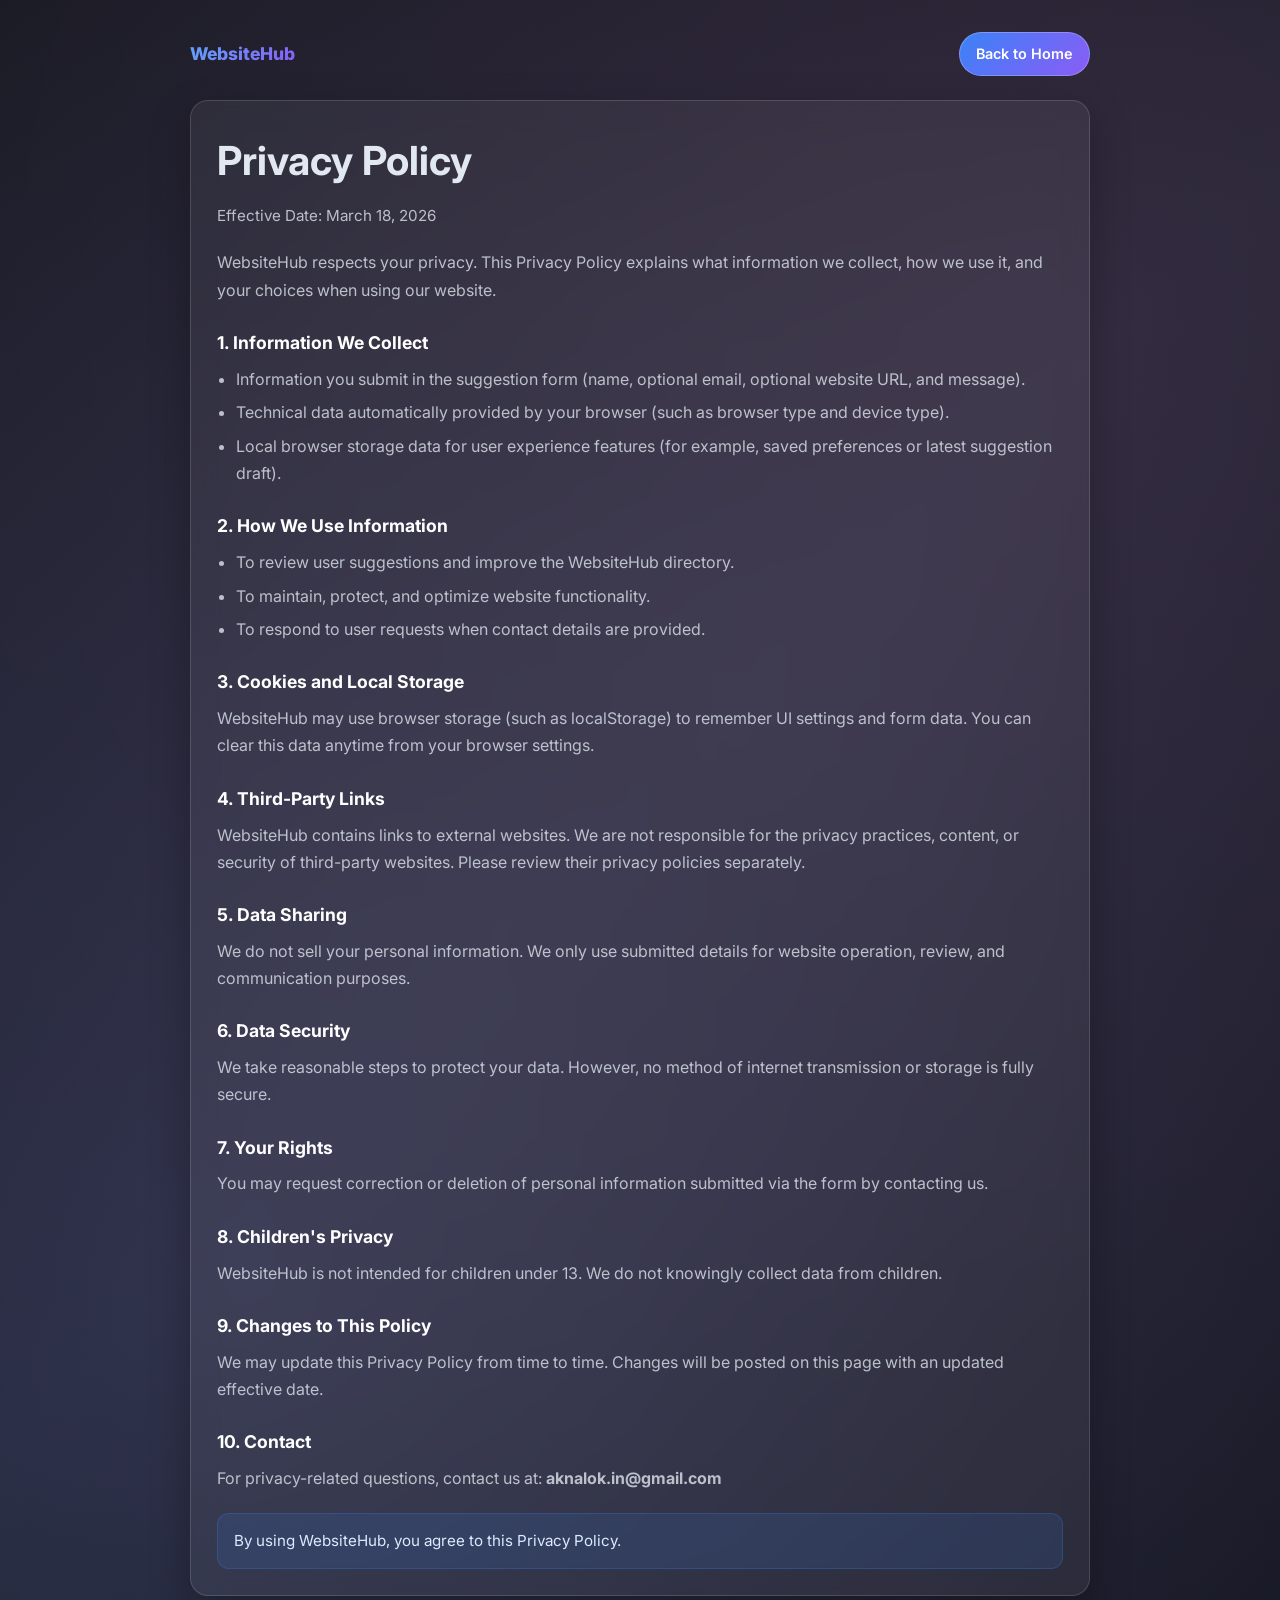
<file: privacy-policy.html>
<!DOCTYPE html>
<html lang="en">
<head>
    <meta charset="UTF-8">
    <meta name="viewport" content="width=device-width, initial-scale=1.0">
    <title>Privacy Policy | WebsiteHub</title>
    <link rel="icon" type="image/svg+xml" href="favicon.svg">
    <link rel="shortcut icon" href="favicon.svg">
    <link href="https://fonts.googleapis.com/css2?family=Inter:wght@400;500;600;700;800&display=swap" rel="stylesheet">
    <style>
        :root {
            --primary: #3b82f6;
            --secondary: #8b5cf6;
            --text-primary: #e2e8f0;
            --text-secondary: rgba(226, 232, 240, 0.78);
            --border: rgba(255, 255, 255, 0.14);
            --card: rgba(255, 255, 255, 0.06);
        }

        * {
            margin: 0;
            padding: 0;
            box-sizing: border-box;
        }

        body {
            font-family: 'Inter', sans-serif;
            line-height: 1.7;
            color: var(--text-primary);
            background:
                radial-gradient(circle at 20% 80%, rgba(120, 119, 198, 0.2), transparent),
                radial-gradient(circle at 80% 20%, rgba(255, 119, 198, 0.1), transparent),
                linear-gradient(135deg, #0f1419 0%, #1a202c 50%, #0d1117 100%);
            min-height: 100vh;
            padding: 2rem 1rem;
        }

        .container {
            max-width: 900px;
            margin: 0 auto;
        }

        .top-bar {
            display: flex;
            align-items: center;
            justify-content: space-between;
            gap: 1rem;
            margin-bottom: 1.5rem;
            flex-wrap: wrap;
        }

        .brand {
            font-size: 1.1rem;
            font-weight: 800;
            background: linear-gradient(135deg, #60a5fa, #8b5cf6);
            -webkit-background-clip: text;
            -webkit-text-fill-color: transparent;
            background-clip: text;
        }

        .back-link {
            text-decoration: none;
            color: #ffffff;
            background: linear-gradient(135deg, var(--primary), var(--secondary));
            padding: 0.55rem 1rem;
            border-radius: 999px;
            font-size: 0.9rem;
            font-weight: 600;
            border: 1px solid rgba(255, 255, 255, 0.24);
        }

        .policy-card {
            background: var(--card);
            border: 1px solid var(--border);
            border-radius: 18px;
            backdrop-filter: blur(14px);
            padding: 1.6rem;
            box-shadow: 0 16px 40px rgba(0, 0, 0, 0.28);
        }

        h1 {
            font-size: clamp(1.8rem, 4vw, 2.5rem);
            margin-bottom: 0.5rem;
        }

        .effective-date {
            color: var(--text-secondary);
            margin-bottom: 1.3rem;
            font-size: 0.95rem;
        }

        h2 {
            margin-top: 1.5rem;
            margin-bottom: 0.5rem;
            font-size: 1.1rem;
            color: #ffffff;
        }

        p {
            color: var(--text-secondary);
        }

        ul {
            margin-left: 1.2rem;
            color: var(--text-secondary);
        }

        li {
            margin-bottom: 0.4rem;
        }

        .note {
            margin-top: 1.3rem;
            padding: 0.9rem 1rem;
            border-radius: 12px;
            background: rgba(59, 130, 246, 0.13);
            border: 1px solid rgba(59, 130, 246, 0.25);
            color: #dbeafe;
            font-size: 0.95rem;
        }

        @media (max-width: 640px) {
            .policy-card {
                padding: 1.2rem;
            }
        }
    </style>
</head>
<body>
    <div class="container">
        <div class="top-bar">
            <div class="brand">WebsiteHub</div>
            <a class="back-link" href="index.html">Back to Home</a>
        </div>

        <article class="policy-card">
            <h1>Privacy Policy</h1>
            <p class="effective-date">Effective Date: March 18, 2026</p>

            <p>
                WebsiteHub respects your privacy. This Privacy Policy explains what information we collect,
                how we use it, and your choices when using our website.
            </p>

            <h2>1. Information We Collect</h2>
            <ul>
                <li>Information you submit in the suggestion form (name, optional email, optional website URL, and message).</li>
                <li>Technical data automatically provided by your browser (such as browser type and device type).</li>
                <li>Local browser storage data for user experience features (for example, saved preferences or latest suggestion draft).</li>
            </ul>

            <h2>2. How We Use Information</h2>
            <ul>
                <li>To review user suggestions and improve the WebsiteHub directory.</li>
                <li>To maintain, protect, and optimize website functionality.</li>
                <li>To respond to user requests when contact details are provided.</li>
            </ul>

            <h2>3. Cookies and Local Storage</h2>
            <p>
                WebsiteHub may use browser storage (such as localStorage) to remember UI settings and form data.
                You can clear this data anytime from your browser settings.
            </p>

            <h2>4. Third-Party Links</h2>
            <p>
                WebsiteHub contains links to external websites. We are not responsible for the privacy practices,
                content, or security of third-party websites. Please review their privacy policies separately.
            </p>

            <h2>5. Data Sharing</h2>
            <p>
                We do not sell your personal information. We only use submitted details for website operation,
                review, and communication purposes.
            </p>

            <h2>6. Data Security</h2>
            <p>
                We take reasonable steps to protect your data. However, no method of internet transmission or
                storage is fully secure.
            </p>

            <h2>7. Your Rights</h2>
            <p>
                You may request correction or deletion of personal information submitted via the form by contacting us.
            </p>

            <h2>8. Children's Privacy</h2>
            <p>
                WebsiteHub is not intended for children under 13. We do not knowingly collect data from children.
            </p>

            <h2>9. Changes to This Policy</h2>
            <p>
                We may update this Privacy Policy from time to time. Changes will be posted on this page with an
                updated effective date.
            </p>

            <h2>10. Contact</h2>
            <p>
                For privacy-related questions, contact us at: <strong>aknalok.in@gmail.com</strong>
            </p>

            <p class="note">
                By using WebsiteHub, you agree to this Privacy Policy.
            </p>
        </article>
    </div>
</body>
</html>
</file>
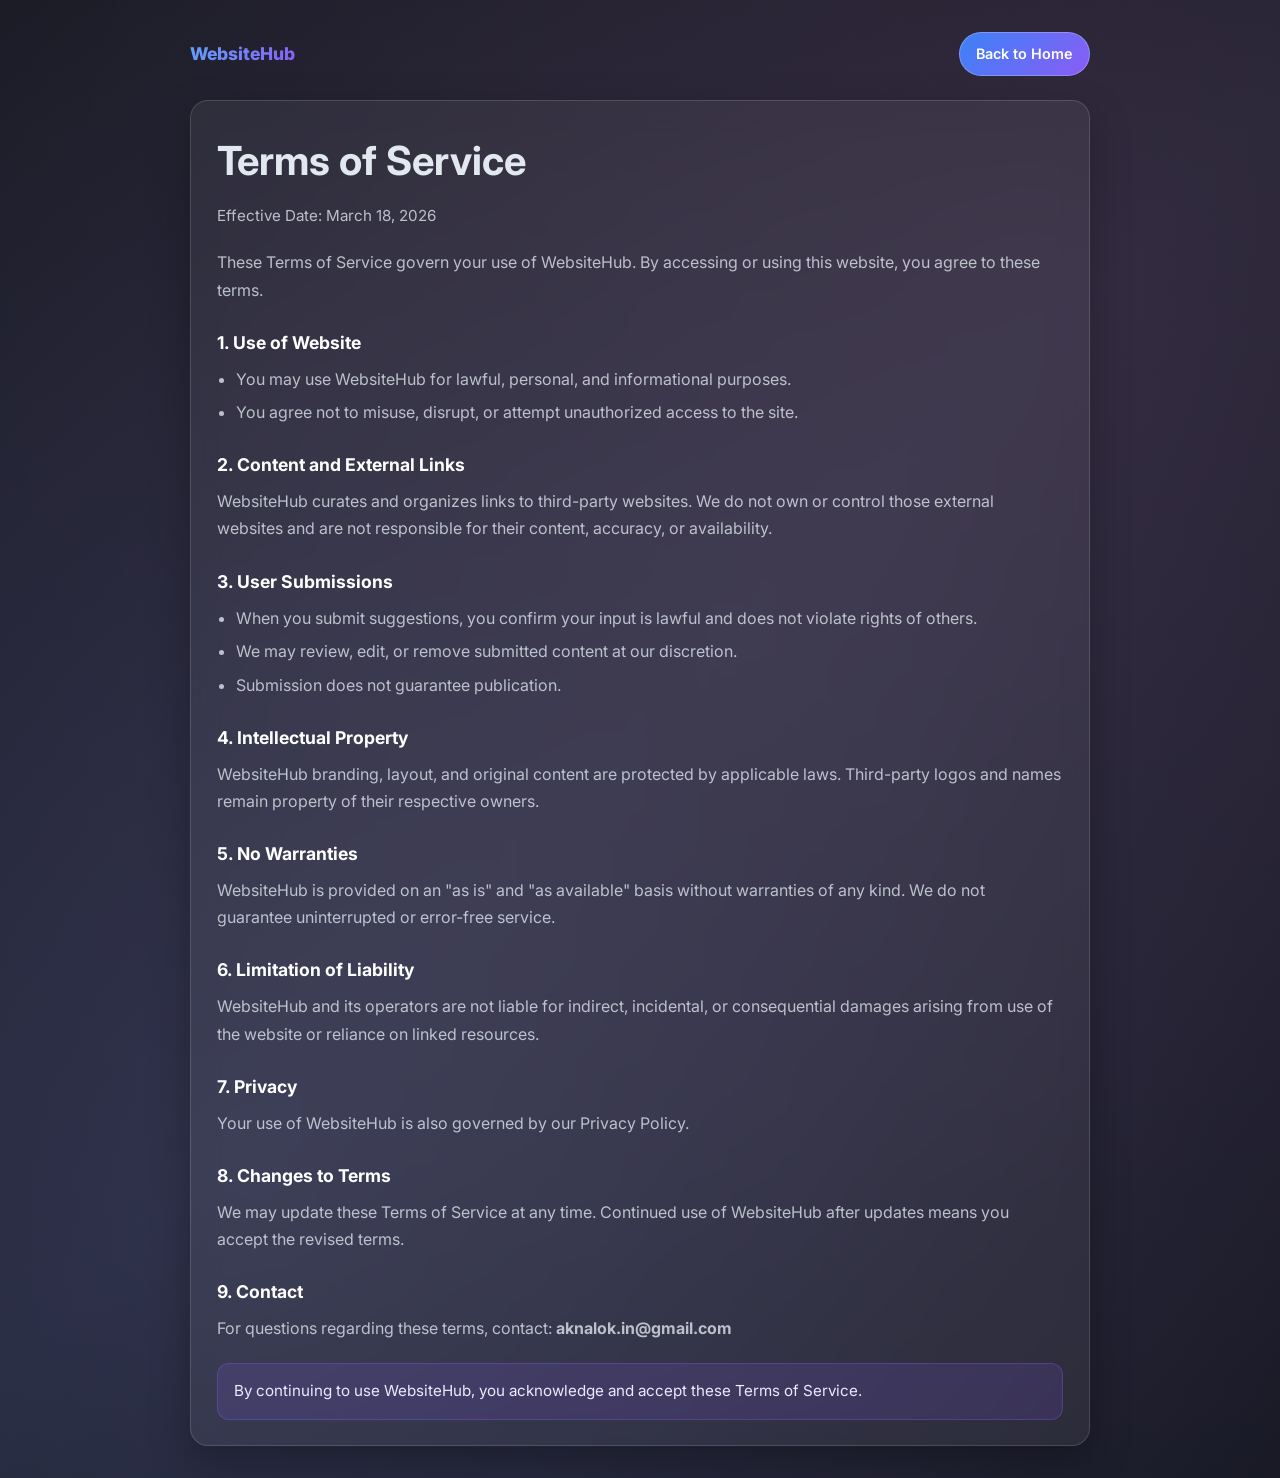
<file: terms-of-service.html>
<!DOCTYPE html>
<html lang="en">
<head>
    <meta charset="UTF-8">
    <meta name="viewport" content="width=device-width, initial-scale=1.0">
    <title>Terms of Service | WebsiteHub</title>
    <link rel="icon" type="image/svg+xml" href="favicon.svg">
    <link rel="shortcut icon" href="favicon.svg">
    <link href="https://fonts.googleapis.com/css2?family=Inter:wght@400;500;600;700;800&display=swap" rel="stylesheet">
    <style>
        :root {
            --primary: #3b82f6;
            --secondary: #8b5cf6;
            --text-primary: #e2e8f0;
            --text-secondary: rgba(226, 232, 240, 0.78);
            --border: rgba(255, 255, 255, 0.14);
            --card: rgba(255, 255, 255, 0.06);
        }

        * { margin: 0; padding: 0; box-sizing: border-box; }

        body {
            font-family: 'Inter', sans-serif;
            line-height: 1.7;
            color: var(--text-primary);
            background:
                radial-gradient(circle at 20% 80%, rgba(120, 119, 198, 0.2), transparent),
                radial-gradient(circle at 80% 20%, rgba(255, 119, 198, 0.1), transparent),
                linear-gradient(135deg, #0f1419 0%, #1a202c 50%, #0d1117 100%);
            min-height: 100vh;
            padding: 2rem 1rem;
        }

        .container { max-width: 900px; margin: 0 auto; }

        .top-bar {
            display: flex;
            align-items: center;
            justify-content: space-between;
            gap: 1rem;
            margin-bottom: 1.5rem;
            flex-wrap: wrap;
        }

        .brand {
            font-size: 1.1rem;
            font-weight: 800;
            background: linear-gradient(135deg, #60a5fa, #8b5cf6);
            -webkit-background-clip: text;
            -webkit-text-fill-color: transparent;
            background-clip: text;
        }

        .back-link {
            text-decoration: none;
            color: #ffffff;
            background: linear-gradient(135deg, var(--primary), var(--secondary));
            padding: 0.55rem 1rem;
            border-radius: 999px;
            font-size: 0.9rem;
            font-weight: 600;
            border: 1px solid rgba(255, 255, 255, 0.24);
        }

        .tos-card {
            background: var(--card);
            border: 1px solid var(--border);
            border-radius: 18px;
            backdrop-filter: blur(14px);
            padding: 1.6rem;
            box-shadow: 0 16px 40px rgba(0, 0, 0, 0.28);
        }

        h1 { font-size: clamp(1.8rem, 4vw, 2.5rem); margin-bottom: 0.5rem; }
        .effective-date { color: var(--text-secondary); margin-bottom: 1.3rem; font-size: 0.95rem; }

        h2 {
            margin-top: 1.5rem;
            margin-bottom: 0.5rem;
            font-size: 1.1rem;
            color: #ffffff;
        }

        p { color: var(--text-secondary); }

        ul { margin-left: 1.2rem; color: var(--text-secondary); }
        li { margin-bottom: 0.4rem; }

        .note {
            margin-top: 1.3rem;
            padding: 0.9rem 1rem;
            border-radius: 12px;
            background: rgba(139, 92, 246, 0.15);
            border: 1px solid rgba(139, 92, 246, 0.3);
            color: #ede9fe;
            font-size: 0.95rem;
        }

        @media (max-width: 640px) {
            .tos-card { padding: 1.2rem; }
        }
    </style>
</head>
<body>
    <div class="container">
        <div class="top-bar">
            <div class="brand">WebsiteHub</div>
            <a class="back-link" href="index.html">Back to Home</a>
        </div>

        <article class="tos-card">
            <h1>Terms of Service</h1>
            <p class="effective-date">Effective Date: March 18, 2026</p>

            <p>
                These Terms of Service govern your use of WebsiteHub. By accessing or using this website,
                you agree to these terms.
            </p>

            <h2>1. Use of Website</h2>
            <ul>
                <li>You may use WebsiteHub for lawful, personal, and informational purposes.</li>
                <li>You agree not to misuse, disrupt, or attempt unauthorized access to the site.</li>
            </ul>

            <h2>2. Content and External Links</h2>
            <p>
                WebsiteHub curates and organizes links to third-party websites. We do not own or control
                those external websites and are not responsible for their content, accuracy, or availability.
            </p>

            <h2>3. User Submissions</h2>
            <ul>
                <li>When you submit suggestions, you confirm your input is lawful and does not violate rights of others.</li>
                <li>We may review, edit, or remove submitted content at our discretion.</li>
                <li>Submission does not guarantee publication.</li>
            </ul>

            <h2>4. Intellectual Property</h2>
            <p>
                WebsiteHub branding, layout, and original content are protected by applicable laws.
                Third-party logos and names remain property of their respective owners.
            </p>

            <h2>5. No Warranties</h2>
            <p>
                WebsiteHub is provided on an "as is" and "as available" basis without warranties of any kind.
                We do not guarantee uninterrupted or error-free service.
            </p>

            <h2>6. Limitation of Liability</h2>
            <p>
                WebsiteHub and its operators are not liable for indirect, incidental, or consequential damages
                arising from use of the website or reliance on linked resources.
            </p>

            <h2>7. Privacy</h2>
            <p>
                Your use of WebsiteHub is also governed by our Privacy Policy.
            </p>

            <h2>8. Changes to Terms</h2>
            <p>
                We may update these Terms of Service at any time. Continued use of WebsiteHub after updates
                means you accept the revised terms.
            </p>

            <h2>9. Contact</h2>
            <p>
                For questions regarding these terms, contact: <strong>aknalok.in@gmail.com</strong>
            </p>

            <p class="note">
                By continuing to use WebsiteHub, you acknowledge and accept these Terms of Service.
            </p>
        </article>
    </div>
</body>
</html>
</file>
